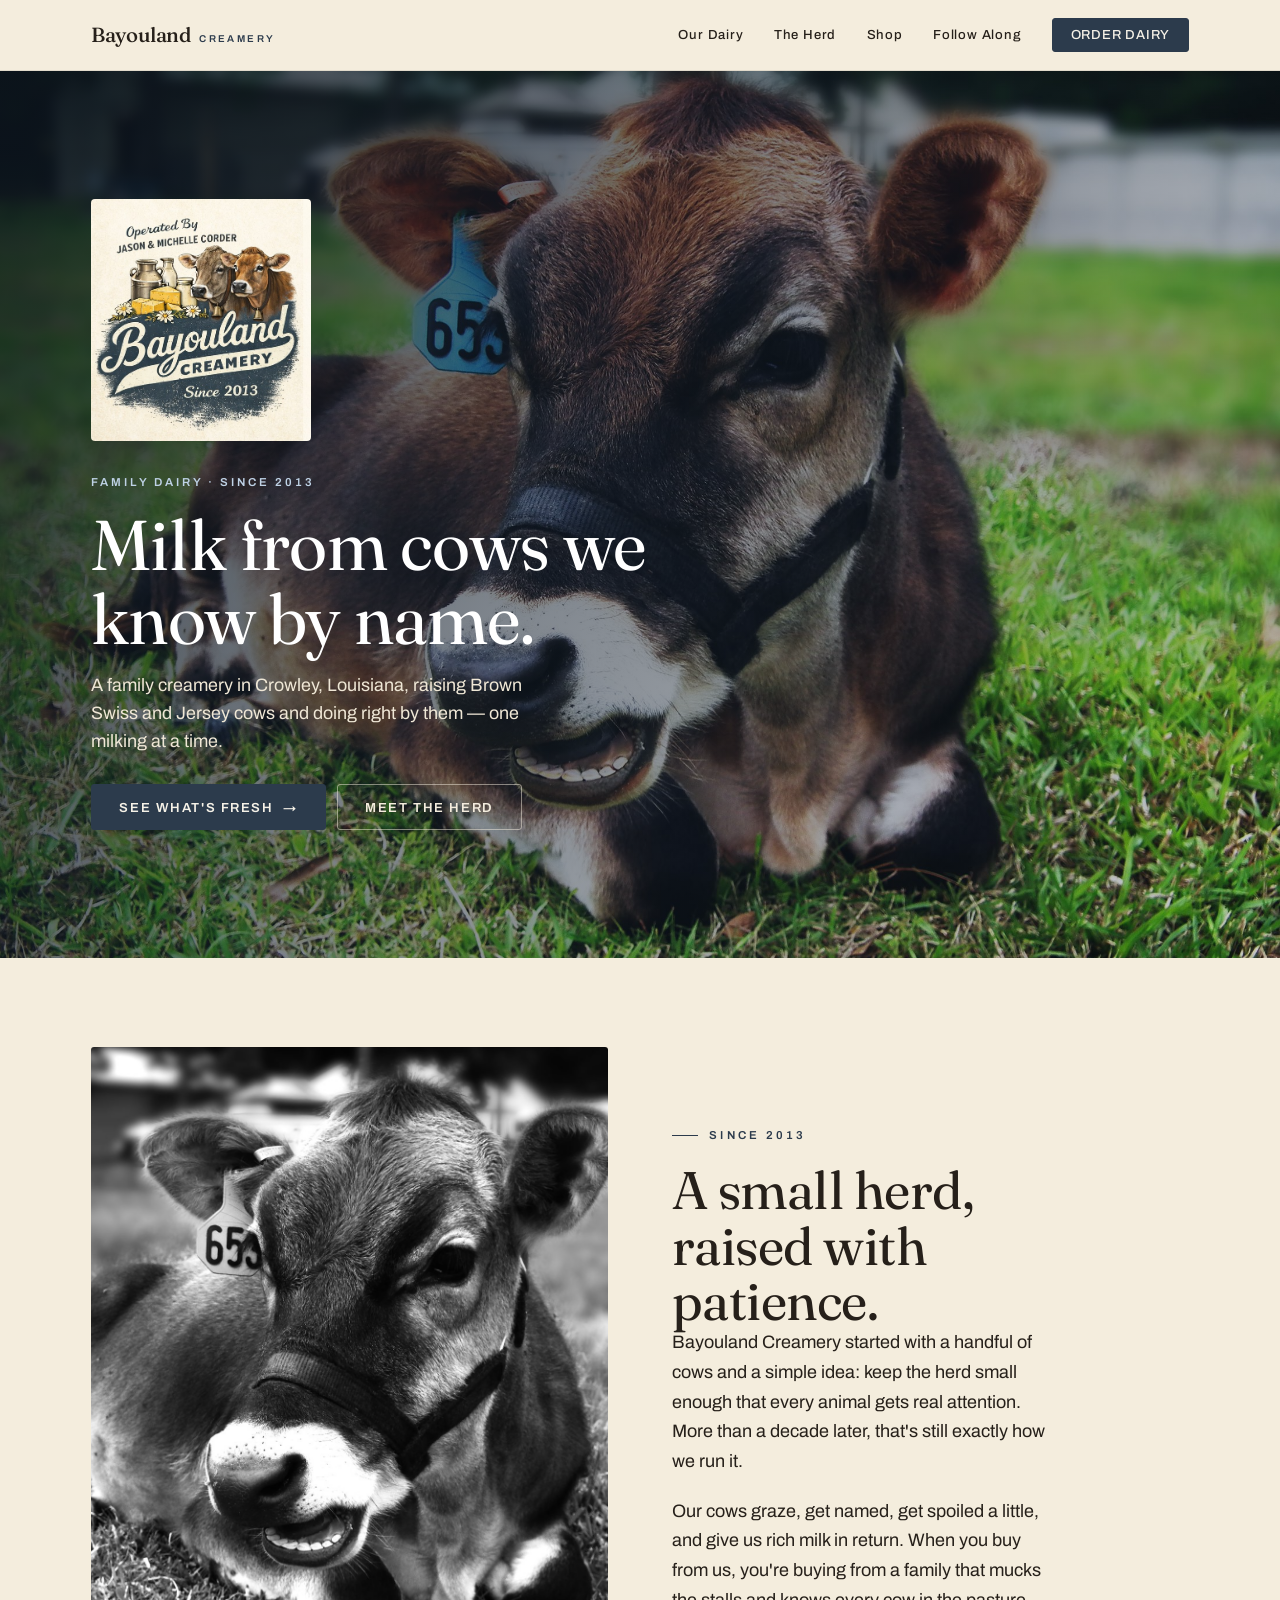
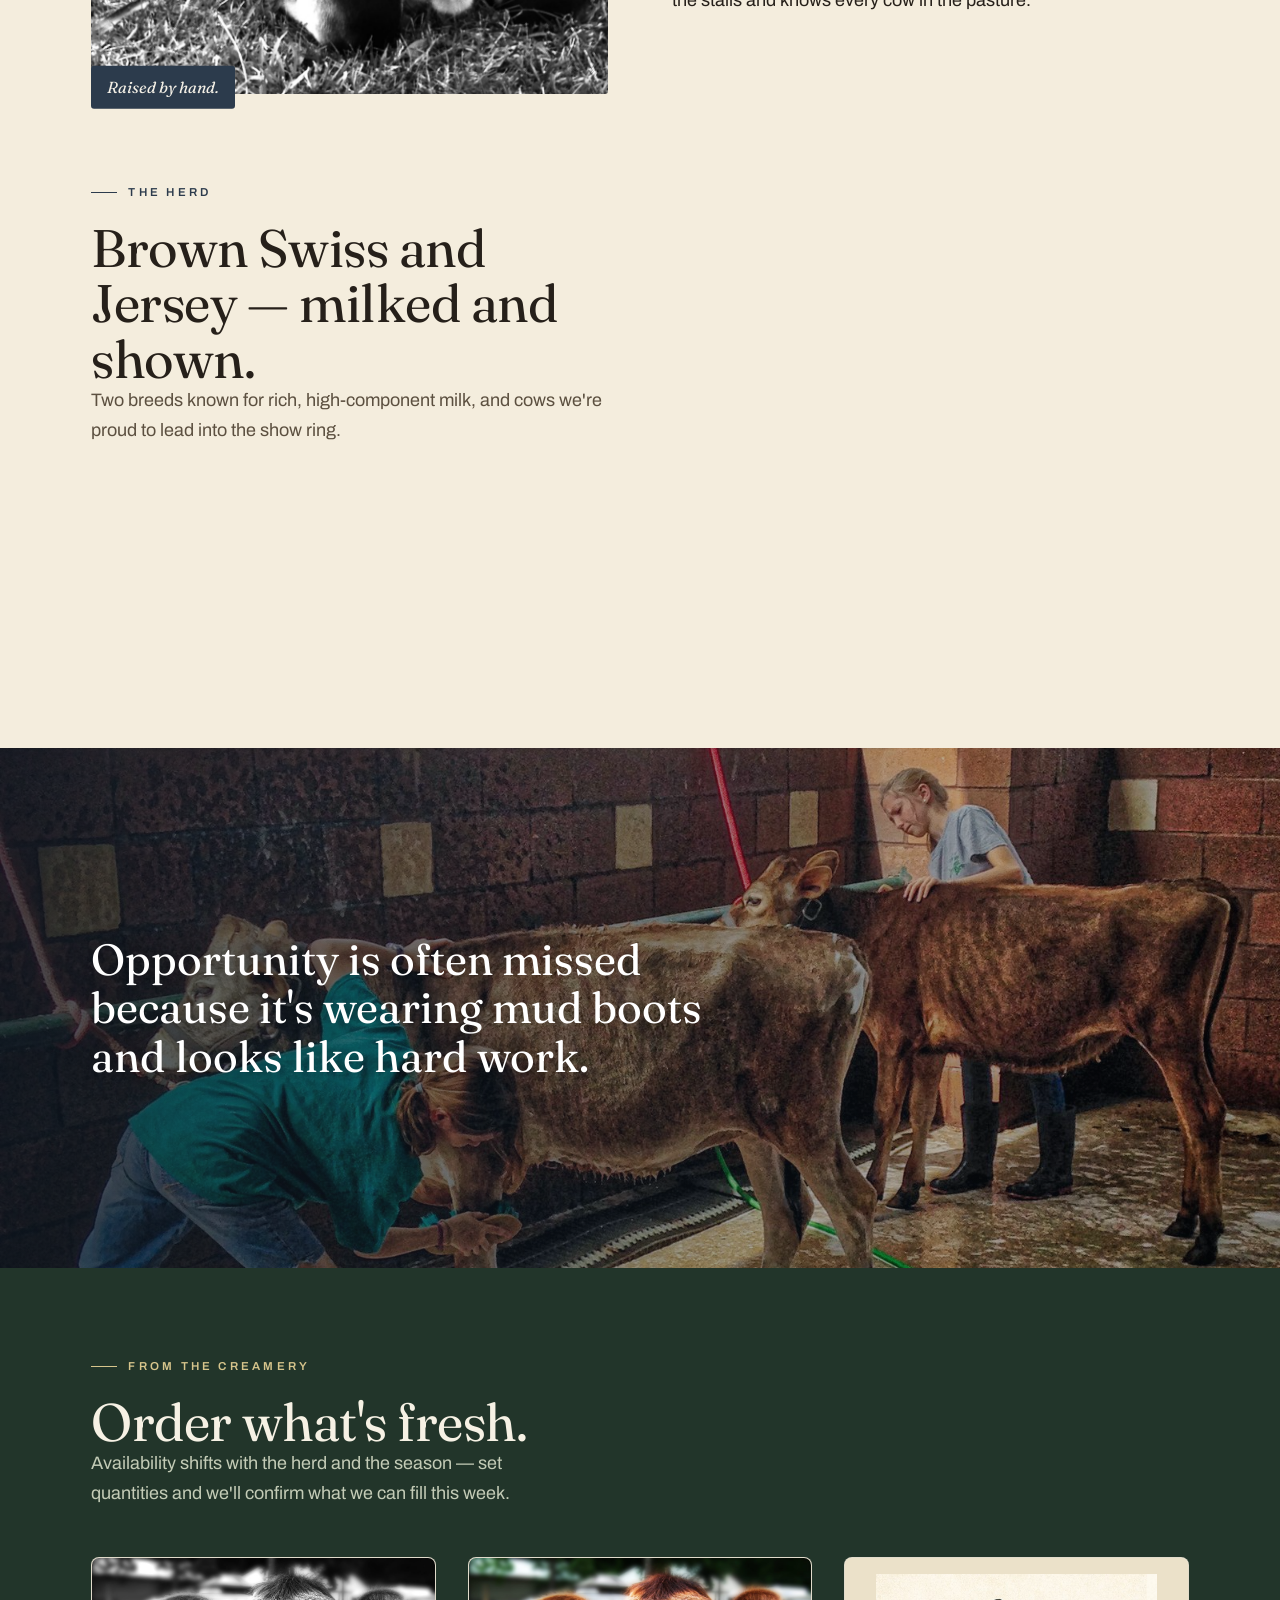
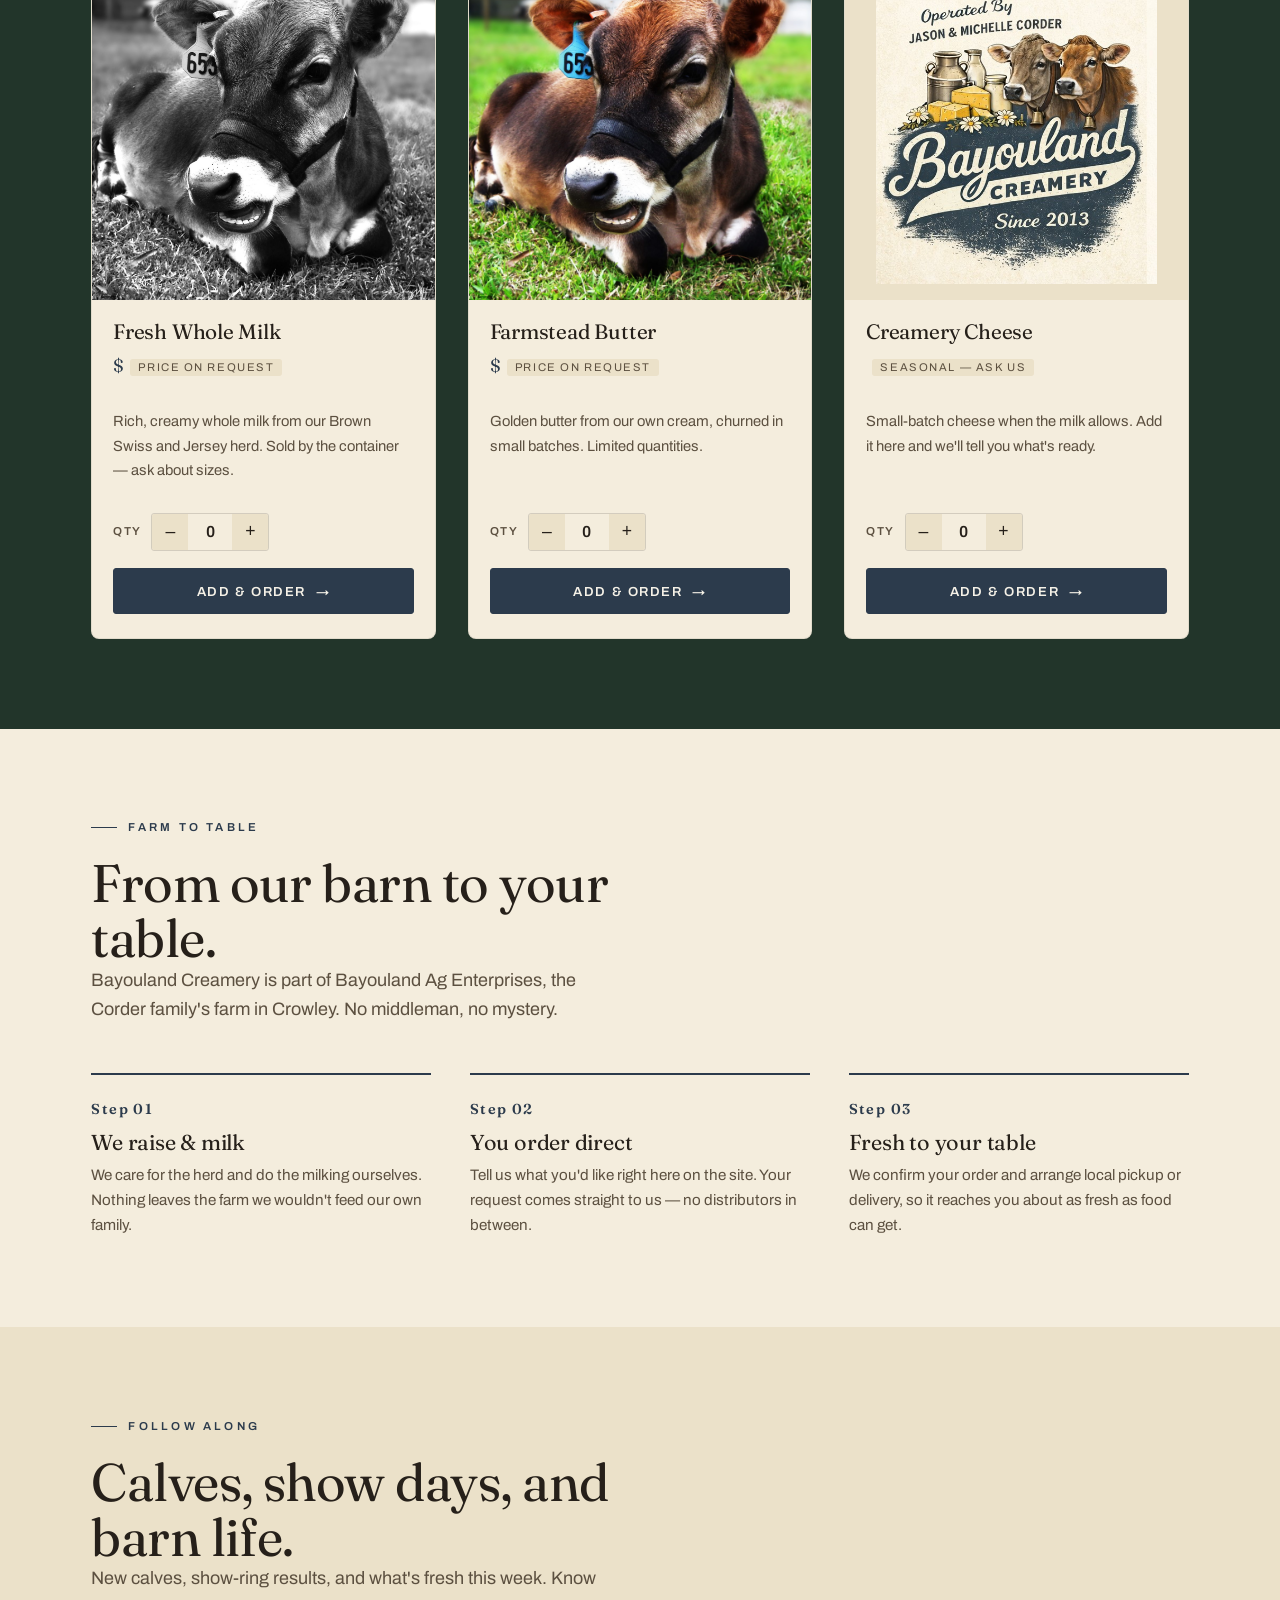
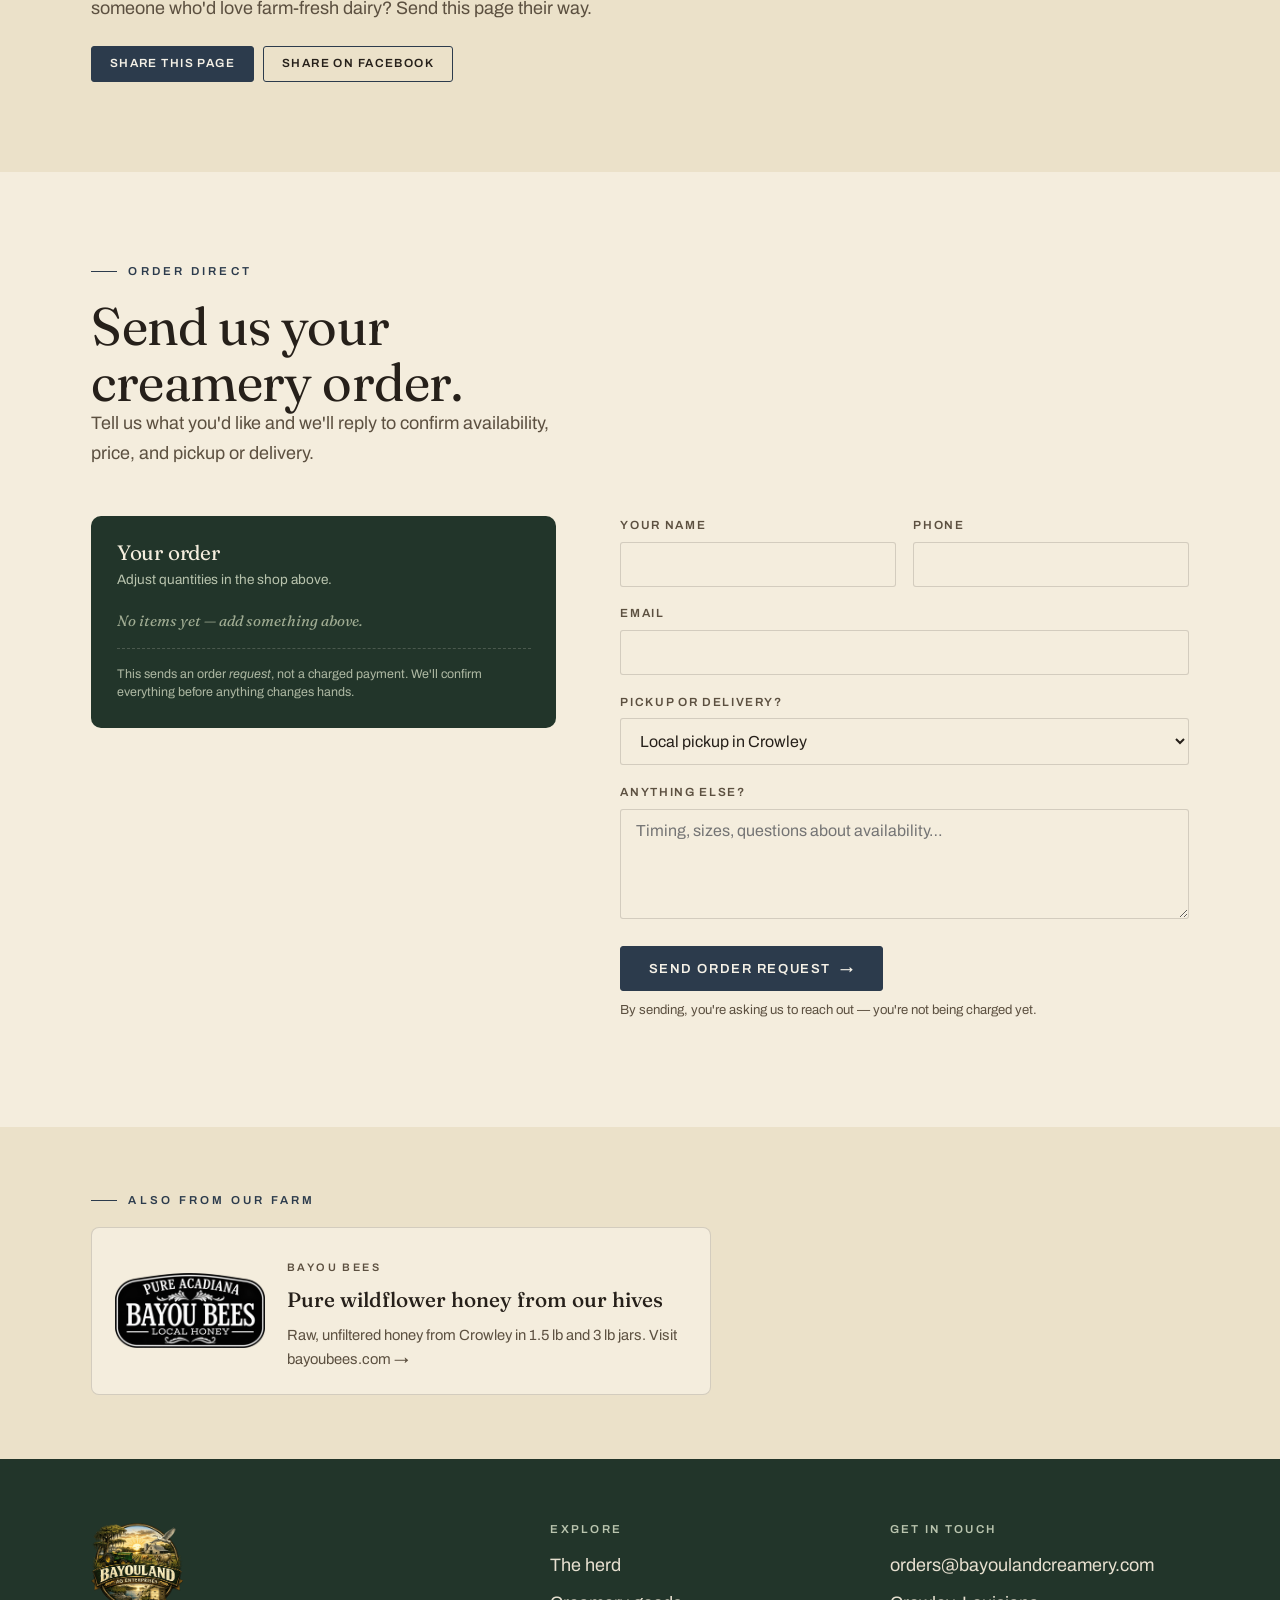
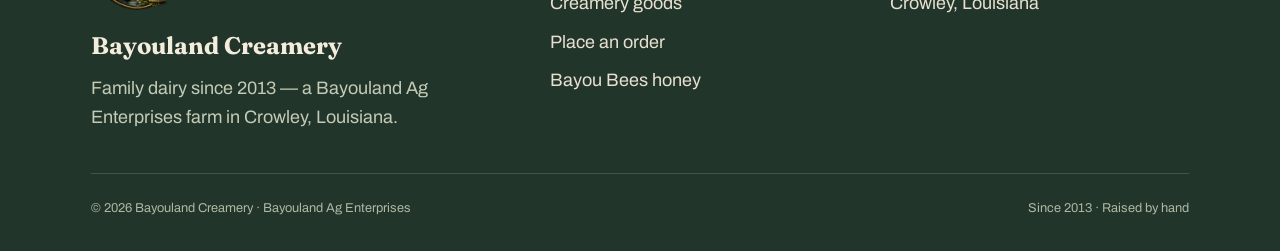
<file: index.html>
<!DOCTYPE html>
<html lang="en">
<head>
<meta charset="UTF-8" />
<meta name="viewport" content="width=device-width, initial-scale=1" />
<title>Bayouland Creamery — Family Dairy Since 2013 · Crowley, LA</title>
<meta name="description" content="Bayouland Creamery: farm-fresh dairy from the Corder family's Brown Swiss and Jersey herd in Crowley, Louisiana. Order direct from the farm." />
<link rel="canonical" href="https://bayoulandcreamery.com/" />
<meta name="theme-color" content="#2C3B4C" />

<!-- Social sharing (Facebook, Instagram DMs, text messages, X, LinkedIn) -->
<meta property="og:type" content="website" />
<meta property="og:site_name" content="Bayouland Creamery" />
<meta property="og:title" content="Bayouland Creamery — Family Dairy Since 2013" />
<meta property="og:description" content="Farm-fresh dairy from a small Brown Swiss and Jersey herd in Crowley, Louisiana. Milk from cows we know by name." />
<meta property="og:url" content="https://bayoulandcreamery.com/" />
<meta property="og:image" content="https://bayoulandcreamery.com/assets/og-image.jpg" />
<meta property="og:image:width" content="1200" />
<meta property="og:image:height" content="630" />
<meta property="og:image:alt" content="Bayouland Creamery logo beside a young calf resting in pasture" />
<meta property="og:locale" content="en_US" />
<meta name="twitter:card" content="summary_large_image" />
<meta name="twitter:title" content="Bayouland Creamery — Family Dairy Since 2013" />
<meta name="twitter:description" content="Farm-fresh dairy from a small Brown Swiss and Jersey herd in Crowley, LA." />
<meta name="twitter:image" content="https://bayoulandcreamery.com/assets/og-image.jpg" />

<link rel="icon" type="image/png" href="assets/favicon-48.png" />
<link rel="apple-touch-icon" href="assets/apple-touch-icon.png" />
<link rel="preconnect" href="https://fonts.googleapis.com" />
<link rel="preconnect" href="https://fonts.gstatic.com" crossorigin />
<link href="https://fonts.googleapis.com/css2?family=Fraunces:ital,opsz,wght@0,9..144,300..600;1,9..144,300..500&family=Archivo:wght@400;500;600;700&display=swap" rel="stylesheet" />
<link rel="stylesheet" href="styles.css" />

<!-- Helps Google show the business in local results -->
<script type="application/ld+json">
{
  "@context": "https://schema.org",
  "@type": "Store",
  "name": "Bayouland Creamery",
  "description": "Farm-fresh dairy from a small Brown Swiss and Jersey herd in Crowley, Louisiana. Since 2013.",
  "url": "https://bayoulandcreamery.com/",
  "logo": "https://bayoulandcreamery.com/assets/logo-creamery.jpg",
  "image": "https://bayoulandcreamery.com/assets/og-image.jpg",
  "email": "orders@bayoulandcreamery.com",
  "foundingDate": "2013",
  "address": { "@type": "PostalAddress", "addressLocality": "Crowley", "addressRegion": "LA", "addressCountry": "US" },
  "parentOrganization": { "@type": "Organization", "name": "Bayouland Ag Enterprises" }
}
</script>
</head>
<body>
<a class="skip" href="#main">Skip to content</a>

<header class="site-head">
  <div class="wrap">
    <a class="brand" href="./"><b>Bayouland</b><span class="tag">Creamery</span></a>
    <button class="nav-toggle" aria-expanded="false" aria-controls="nav">Menu</button>
    <nav class="nav" id="nav" aria-label="Primary">
      <a href="#about">Our Dairy</a>
      <a href="#herd">The Herd</a>
      <a href="#shop">Shop</a>
      <a href="#follow">Follow Along</a>
      <a href="#order" class="btn">Order dairy</a>
    </nav>
  </div>
</header>

<main id="main">

  <!-- HERO -->
  <section class="phero phero--dairy">
    <div class="phero__img"><img src="assets/dairy-calf-color.jpg" alt="A young calf resting in bright green pasture" /></div>
    <div class="phero__scrim"></div>
    <div class="wrap">
      <img class="phero__logo" src="assets/logo-creamery.jpg" alt="Bayouland Creamery — operated by Jason &amp; Michelle Corder, since 2013" />
      <span class="k">Family dairy · Since 2013</span>
      <h1>Milk from cows we know by name.</h1>
      <p class="lead">A family creamery in Crowley, Louisiana, raising Brown Swiss and Jersey cows and doing right by them — one milking at a time.</p>
      <div class="cta-row">
        <a class="btn btn--on-dark" href="#shop">See what's fresh <span class="arw" aria-hidden="true">→</span></a>
        <a class="btn btn--ghost btn--on-dark" href="#herd">Meet the herd</a>
      </div>
    </div>
  </section>

  <!-- ABOUT -->
  <section class="section" id="about">
    <div class="wrap">
      <div class="split">
        <div class="figure figure--tall reveal">
          <img src="assets/dairy-calf-bw.jpg" alt="Black-and-white portrait of one of our calves" />
          <span class="cap">Raised by hand.</span>
        </div>
        <div class="split__body reveal">
          <p class="eyebrow">Since 2013</p>
          <h2 class="h-lg">A small herd, raised with patience.</h2>
          <p>Bayouland Creamery started with a handful of cows and a simple idea: keep the herd small enough that every animal gets real attention. More than a decade later, that's still exactly how we run it.</p>
          <p>Our cows graze, get named, get spoiled a little, and give us rich milk in return. When you buy from us, you're buying from a family that mucks the stalls and knows every cow in the pasture.</p>
        </div>
      </div>
    </div>
  </section>

  <!-- THE HERD -->
  <section class="section" id="herd" style="padding-top:0">
    <div class="wrap">
      <div style="max-width:52ch; margin-bottom:clamp(2rem,4vw,3rem)">
        <p class="eyebrow">The herd</p>
        <h2 class="h-lg">Brown Swiss and Jersey — milked and shown.</h2>
        <p class="muted">Two breeds known for rich, high-component milk, and cows we're proud to lead into the show ring.</p>
      </div>
      <div class="steps">
        <div class="step reveal">
          <span class="num">Brown Swiss</span>
          <h3>Gentle giants</h3>
          <p>Calm, sturdy cows with a long working life — and milk prized by cheesemakers.</p>
        </div>
        <div class="step reveal">
          <span class="num">Jersey</span>
          <h3>Small cow, rich milk</h3>
          <p>Famous for the golden cream that makes Jersey butter and milk so good.</p>
        </div>
        <div class="step reveal">
          <span class="num">Bred with care</span>
          <h3>Chosen for type &amp; udder</h3>
          <p>We breed by artificial insemination, picking bulls for strong type and udder traits — healthier cows that milk well and show well.</p>
        </div>
      </div>
    </div>
  </section>

  <!-- QUOTE BLEED -->
  <section class="bleed tint-dairy">
    <img src="assets/dairy-hardwork.jpg" alt="Young people washing show calves at a wash rack" />
    <div class="overlay">
      <div class="wrap">
        <p class="q">Opportunity is often missed because it's wearing mud boots and looks like hard work.</p>
      </div>
    </div>
  </section>

  <!-- PRODUCTS -->
  <section class="section band" id="shop">
    <div class="wrap">
      <div style="max-width:48ch; margin-bottom:clamp(2rem,4vw,3rem)">
        <p class="eyebrow">From the creamery</p>
        <h2 class="h-lg">Order what's fresh.</h2>
        <p class="muted">Availability shifts with the herd and the season — set quantities and we'll confirm what we can fill this week.</p>
      </div>
      <div class="prod-grid">

        <article class="prod prod--photo reveal">
          <div class="prod__img"><img src="assets/dairy-calf-bw.jpg" alt="Calf portrait" /></div>
          <div class="prod__body">
            <h3>Fresh Whole Milk</h3>
            <p class="price">$<span class="ph">price on request</span></p>
            <p class="desc">Rich, creamy whole milk from our Brown Swiss and Jersey herd. Sold by the container — ask about sizes.</p>
            <div class="qty" data-product="milk" data-name="Fresh Whole Milk" data-unit="container">
              <label>Qty</label>
              <span class="stepper">
                <button type="button" data-act="minus" aria-label="Decrease quantity">–</button>
                <input type="number" value="0" min="0" max="99" aria-label="Milk quantity" />
                <button type="button" data-act="plus" aria-label="Increase quantity">+</button>
              </span>
            </div>
            <a class="btn" href="#order" data-add="milk" style="margin-top:.6rem; justify-content:center">Add &amp; order <span class="arw" aria-hidden="true">→</span></a>
          </div>
        </article>

        <article class="prod prod--photo reveal">
          <div class="prod__img"><img src="assets/dairy-calf-color.jpg" alt="Calf in pasture" /></div>
          <div class="prod__body">
            <h3>Farmstead Butter</h3>
            <p class="price">$<span class="ph">price on request</span></p>
            <p class="desc">Golden butter from our own cream, churned in small batches. Limited quantities.</p>
            <div class="qty" data-product="butter" data-name="Farmstead Butter" data-unit="each">
              <label>Qty</label>
              <span class="stepper">
                <button type="button" data-act="minus" aria-label="Decrease quantity">–</button>
                <input type="number" value="0" min="0" max="99" aria-label="Butter quantity" />
                <button type="button" data-act="plus" aria-label="Increase quantity">+</button>
              </span>
            </div>
            <a class="btn" href="#order" data-add="butter" style="margin-top:.6rem; justify-content:center">Add &amp; order <span class="arw" aria-hidden="true">→</span></a>
          </div>
        </article>

        <article class="prod reveal">
          <div class="prod__img"><img src="assets/logo-creamery.jpg" alt="Bayouland Creamery label with milk cans and cheese" /></div>
          <div class="prod__body">
            <h3>Creamery Cheese</h3>
            <p class="price"><span class="ph">seasonal — ask us</span></p>
            <p class="desc">Small-batch cheese when the milk allows. Add it here and we'll tell you what's ready.</p>
            <div class="qty" data-product="cheese" data-name="Creamery Cheese" data-unit="seasonal">
              <label>Qty</label>
              <span class="stepper">
                <button type="button" data-act="minus" aria-label="Decrease quantity">–</button>
                <input type="number" value="0" min="0" max="99" aria-label="Cheese quantity" />
                <button type="button" data-act="plus" aria-label="Increase quantity">+</button>
              </span>
            </div>
            <a class="btn" href="#order" data-add="cheese" style="margin-top:.6rem; justify-content:center">Add &amp; order <span class="arw" aria-hidden="true">→</span></a>
          </div>
        </article>

      </div>
      <!-- NOTE TO SELF: dairy sales are regulated state by state. Confirm the product list
           and any required labeling meet Louisiana rules before going live. -->
    </div>
  </section>

  <!-- HOW IT WORKS -->
  <section class="section">
    <div class="wrap">
      <div style="max-width:52ch; margin-bottom:clamp(2rem,4vw,3rem)">
        <p class="eyebrow">Farm to table</p>
        <h2 class="h-lg">From our barn to your table.</h2>
        <p class="muted">Bayouland Creamery is part of Bayouland Ag Enterprises, the Corder family's farm in Crowley. No middleman, no mystery.</p>
      </div>
      <div class="steps">
        <div class="step reveal">
          <span class="num">Step 01</span>
          <h3>We raise &amp; milk</h3>
          <p>We care for the herd and do the milking ourselves. Nothing leaves the farm we wouldn't feed our own family.</p>
        </div>
        <div class="step reveal">
          <span class="num">Step 02</span>
          <h3>You order direct</h3>
          <p>Tell us what you'd like right here on the site. Your request comes straight to us — no distributors in between.</p>
        </div>
        <div class="step reveal">
          <span class="num">Step 03</span>
          <h3>Fresh to your table</h3>
          <p>We confirm your order and arrange local pickup or delivery, so it reaches you about as fresh as food can get.</p>
        </div>
      </div>
    </div>
  </section>

  <!-- FOLLOW ALONG -->
  <section class="section order" id="follow">
    <div class="wrap">
      <div class="follow">
        <div>
          <p class="eyebrow">Follow along</p>
          <h2 class="h-lg">Calves, show days, and barn life.</h2>
          <p class="muted">New calves, show-ring results, and what's fresh this week. Know someone who'd love farm-fresh dairy? Send this page their way.</p>
          <div class="share-row">
            <button type="button" class="btn" data-share data-share-title="Bayouland Creamery — Family Dairy" data-share-text="Farm-fresh dairy from a family herd in Crowley, LA — order direct.">Share this page</button>
            <a class="btn btn--ghost" target="_blank" rel="noopener" href="https://www.facebook.com/sharer/sharer.php?u=https%3A%2F%2Fbayoulandcreamery.com%2F">Share on Facebook</a>
          </div>
        </div>
        <!-- Replace YOUR_... with your real page addresses; unset links stay hidden. -->
        <ul class="social" data-social-group>
          <li><a data-social href="https://www.facebook.com/YOUR_FACEBOOK_PAGE" target="_blank" rel="noopener">Facebook <span>Follow →</span></a></li>
          <li><a data-social href="https://www.instagram.com/YOUR_INSTAGRAM" target="_blank" rel="noopener">Instagram <span>Follow →</span></a></li>
          <li><a data-social href="https://www.tiktok.com/@YOUR_TIKTOK" target="_blank" rel="noopener">TikTok <span>Follow →</span></a></li>
        </ul>
      </div>
    </div>
  </section>

  <!-- ORDER -->
  <section class="section" id="order">
    <div class="wrap">
      <div style="max-width:48ch; margin-bottom:clamp(2rem,4vw,3rem)">
        <p class="eyebrow">Order direct</p>
        <h2 class="h-lg">Send us your creamery order.</h2>
        <p class="muted">Tell us what you'd like and we'll reply to confirm availability, price, and pickup or delivery.</p>
      </div>

      <div class="order__grid">
        <aside class="summary" aria-label="Your order">
          <h3>Your order</h3>
          <p class="sub">Adjust quantities in the shop above.</p>
          <ul id="summary-list"><li class="empty">No items yet — add something above.</li></ul>
          <p class="note">This sends an order <em>request</em>, not a charged payment. We'll confirm everything before anything changes hands.</p>
        </aside>

        <form id="order-form"
              data-endpoint="https://formspree.io/f/YOUR_FORM_ID"
              data-fallback-email="orders@bayoulandcreamery.com"
              method="POST" novalidate>
          <input type="hidden" name="_subject" value="New Bayouland Creamery order" />
          <input type="hidden" name="order_items" id="order-items" value="" />
          <input type="hidden" name="farm" value="Bayouland Creamery (dairy)" />
          <input type="text" name="_gotcha" tabindex="-1" autocomplete="off" style="position:absolute;left:-9999px" aria-hidden="true" />

          <div class="field-row">
            <div class="field">
              <label for="name">Your name</label>
              <input id="name" name="name" type="text" required autocomplete="name" />
            </div>
            <div class="field">
              <label for="phone">Phone</label>
              <input id="phone" name="phone" type="tel" autocomplete="tel" />
            </div>
          </div>
          <div class="field">
            <label for="email">Email</label>
            <input id="email" name="email" type="email" required autocomplete="email" />
          </div>
          <div class="field">
            <label for="fulfillment">Pickup or delivery?</label>
            <select id="fulfillment" name="fulfillment">
              <option>Local pickup in Crowley</option>
              <option>Local delivery (if available)</option>
              <option>Not sure — let's talk</option>
            </select>
          </div>
          <div class="field">
            <label for="notes">Anything else?</label>
            <textarea id="notes" name="notes" placeholder="Timing, sizes, questions about availability…"></textarea>
          </div>
          <button class="btn" type="submit">Send order request <span class="arw" aria-hidden="true">→</span></button>
          <p class="form-note">By sending, you're asking us to reach out — you're not being charged yet.</p>
          <p class="form-status" id="form-status" role="status" aria-live="polite"></p>
        </form>
      </div>
    </div>
  </section>

  <!-- SISTER BRAND -->
  <section class="section section--tight order">
    <div class="wrap">
      <p class="eyebrow">Also from our farm</p>
      <a class="sister" href="https://bayoubees.com">
        <img src="assets/sister-bees.png" alt="Bayou Bees — Pure Acadiana Local Honey" style="width:150px; height:auto; object-fit:contain; border-radius:0" />
        <div>
          <small>Bayou Bees</small>
          <b>Pure wildflower honey from our hives</b>
          <p>Raw, unfiltered honey from Crowley in 1.5 lb and 3 lb jars. Visit bayoubees.com →</p>
        </div>
      </a>
    </div>
  </section>

</main>

<footer class="site-foot">
  <div class="wrap">
    <div class="foot-grid">
      <div class="fbrand">
        <img class="fbrand__logo" src="assets/logo-bayouland-sm.png" alt="Bayouland Ag Enterprises" />
        <b>Bayouland Creamery</b>
        <p style="color:#C3CBB6; max-width:34ch">Family dairy since 2013 — a Bayouland Ag Enterprises farm in Crowley, Louisiana.</p>
      </div>
      <div>
        <h4>Explore</h4>
        <ul>
          <li><a href="#herd">The herd</a></li>
          <li><a href="#shop">Creamery goods</a></li>
          <li><a href="#order">Place an order</a></li>
          <li><a href="https://bayoubees.com">Bayou Bees honey</a></li>
        </ul>
      </div>
      <div>
        <h4>Get in touch</h4>
        <ul>
          <li><a href="mailto:orders@bayoulandcreamery.com">orders@bayoulandcreamery.com</a></li>
          <li>Crowley, Louisiana</li>
          <li><a data-social href="https://www.facebook.com/YOUR_FACEBOOK_PAGE" target="_blank" rel="noopener">Facebook</a></li>
          <li><a data-social href="https://www.instagram.com/YOUR_INSTAGRAM" target="_blank" rel="noopener">Instagram</a></li>
        </ul>
      </div>
    </div>
    <div class="foot-bottom">
      <span>© <span id="year">2026</span> Bayouland Creamery · Bayouland Ag Enterprises</span>
      <span>Since 2013 · Raised by hand</span>
    </div>
  </div>
</footer>

<script src="site.js"></script>
</body>
</html>
</file>
<file: styles.css>
/* =========================================================================
   BAYOULAND CREAMERY — design system (shared lineage with Bayou Bees)
   Grounded in the farm: rice-cream paper, deep bayou-cypress green anchor,
   and two brand accents pulled from the labels (honey amber / creamery navy).
   The accent color always tells you which branch you're in.
   ========================================================================= */

:root{
  /* palette */
  --paper:      #F4EDDD;   /* warm rice cream */
  --paper-2:    #EBE1C9;   /* deeper cream for alternating sections/cards */
  --ink:        #26201A;   /* warm near-black text */
  --ink-soft:   #5C5040;   /* muted brown for secondary text */
  --bayou:      #22352A;   /* deep cypress green — anchor, footers, dark bands */
  --bayou-2:    #2F4636;
  --honey:      #B26A0E;   /* deep amber, from the jar */
  --honey-lit:  #D98A1E;
  --creamery:   #2C3B4C;   /* slate navy, from the creamery logo */
  --creamery-lit:#3E566B;
  --line:       rgba(38,32,26,.16);
  --line-soft:  rgba(38,32,26,.09);

  /* brand accent */
  --accent:     var(--creamery);
  --accent-lit: var(--creamery-lit);
  --on-accent:  #F5F1E7;

  /* type */
  --display: "Fraunces", Georgia, "Times New Roman", serif;
  --body:    "Archivo", "Helvetica Neue", Arial, sans-serif;

  --maxw: 1200px;
  --gutter: clamp(1.25rem, 4vw, 3.5rem);
  --radius: 3px;
}


/* ---------- reset / base ---------- */
*,*::before,*::after{ box-sizing:border-box; }
html{ scroll-behavior:smooth; -webkit-text-size-adjust:100%; }
@media (prefers-reduced-motion: reduce){ html{ scroll-behavior:auto; } }
body{
  margin:0;
  background:var(--paper);
  color:var(--ink);
  font-family:var(--body);
  font-size:clamp(1rem,.55vw + .9rem,1.125rem);
  line-height:1.65;
  font-weight:400;
  -webkit-font-smoothing:antialiased;
  text-rendering:optimizeLegibility;
}
img{ max-width:100%; display:block; }
a{ color:inherit; }
h1,h2,h3,h4{
  font-family:var(--display);
  font-weight:400;
  font-optical-sizing:auto;
  line-height:1.05;
  letter-spacing:-.01em;
  margin:0;
}
p{ margin:0 0 1.1em; }
p:last-child{ margin-bottom:0; }

/* ---------- shared layout ---------- */
.wrap{ max-width:var(--maxw); margin-inline:auto; padding-inline:var(--gutter); }
.section{ padding-block:clamp(3.5rem,7vw,6.5rem); }
.section--tight{ padding-block:clamp(2.5rem,5vw,4rem); }

.eyebrow{
  font-family:var(--body);
  font-size:.72rem;
  font-weight:600;
  letter-spacing:.28em;
  text-transform:uppercase;
  color:var(--accent);
  margin:0 0 1.1rem;
  display:flex; align-items:center; gap:.7rem;
}
.eyebrow::before{
  content:""; width:26px; height:1px; background:var(--accent); display:inline-block;
}
.eyebrow.is-centered{ justify-content:center; }

.h-xl{ font-size:clamp(2.4rem,6vw,4.6rem); }
.h-lg{ font-size:clamp(2rem,4.4vw,3.3rem); }
.h-md{ font-size:clamp(1.5rem,2.6vw,2.1rem); }
.lead{ font-size:clamp(1.12rem,1.4vw,1.35rem); color:var(--ink-soft); line-height:1.55; }
.muted{ color:var(--ink-soft); }

/* ---------- buttons ---------- */
.btn{
  --b: var(--accent);
  display:inline-flex; align-items:center; gap:.6rem;
  font-family:var(--body); font-weight:600; font-size:.82rem;
  letter-spacing:.12em; text-transform:uppercase; text-decoration:none;
  padding:.95rem 1.7rem; border-radius:var(--radius);
  border:1.5px solid var(--b); background:var(--b); color:var(--on-accent);
  cursor:pointer; transition:transform .18s ease, background .18s ease, color .18s ease, box-shadow .18s ease;
  line-height:1;
}
.btn:hover{ background:var(--accent-lit); border-color:var(--accent-lit); transform:translateY(-2px); box-shadow:0 10px 24px -12px rgba(0,0,0,.5); }
.btn--ghost{ background:transparent; color:var(--ink); }
.btn--ghost:hover{ background:var(--ink); color:var(--paper); border-color:var(--ink); }
.btn--on-dark{ color:var(--on-accent); }
.btn--on-dark.btn--ghost{ color:#f3ecdd; border-color:rgba(243,236,221,.5); }
.btn--on-dark.btn--ghost:hover{ background:#f3ecdd; color:var(--bayou); border-color:#f3ecdd; }
.btn .arw{ transition:transform .18s ease; }
.btn:hover .arw{ transform:translateX(3px); }

/* ---------- header ---------- */
.site-head{
  position:sticky; top:0; z-index:60;
  background:color-mix(in srgb, var(--paper) 88%, transparent);
  backdrop-filter:saturate(1.2) blur(8px);
  border-bottom:1px solid var(--line-soft);
  transition:padding .25s ease, background .25s ease;
}
.site-head .wrap{ display:flex; align-items:center; justify-content:space-between; gap:1.5rem; padding-block:1.1rem; transition:padding .25s ease; }
.site-head.shrink .wrap{ padding-block:.6rem; }
.brand{ text-decoration:none; display:flex; align-items:baseline; gap:.55rem; color:var(--ink); }
.brand b{ font-family:var(--display); font-weight:500; font-size:1.28rem; letter-spacing:-.02em; }
.brand .tag{ font-size:.62rem; letter-spacing:.24em; text-transform:uppercase; color:var(--accent); font-weight:600; }
.nav{ display:flex; align-items:center; gap:1.9rem; }
.nav a{ text-decoration:none; font-size:.82rem; letter-spacing:.06em; color:var(--ink); font-weight:500; position:relative; padding-block:.3rem; }
.nav a::after{ content:""; position:absolute; left:0; bottom:0; height:1.5px; width:0; background:var(--accent); transition:width .22s ease; }
.nav a:hover::after, .nav a[aria-current="page"]::after{ width:100%; }
.nav .btn{ padding:.6rem 1.1rem; }
.nav-toggle{ display:none; background:none; border:1px solid var(--line); border-radius:var(--radius); padding:.5rem .7rem; cursor:pointer; font-size:.9rem; color:var(--ink); }

@media (max-width: 860px){
  .nav-toggle{ display:inline-flex; align-items:center; gap:.4rem; }
  .nav{
    position:absolute; top:100%; right:var(--gutter); left:var(--gutter);
    flex-direction:column; align-items:stretch; gap:.2rem;
    background:var(--paper); border:1px solid var(--line); border-radius:6px;
    padding:.6rem; box-shadow:0 24px 48px -20px rgba(0,0,0,.4);
    display:none;
  }
  .nav.open{ display:flex; }
  .nav a{ padding:.7rem .6rem; border-radius:4px; }
  .nav a:hover{ background:var(--paper-2); }
  .nav a::after{ display:none; }
  .nav .btn{ margin-top:.3rem; justify-content:center; }
}

/* ---------- generic media/editorial rows ---------- */
.split{ display:grid; grid-template-columns:1fr 1fr; gap:clamp(2rem,5vw,4.5rem); align-items:center; }
.split.reverse .split__media{ order:2; }
.split__body{ max-width:38ch; }
@media (max-width: 820px){
  .split{ grid-template-columns:1fr; gap:2rem; }
  .split.reverse .split__media{ order:0; }
  .split__body{ max-width:none; }
}
.figure{ position:relative; }
.figure img{ width:100%; height:100%; object-fit:cover; border-radius:var(--radius); }
.figure--tall img{ aspect-ratio:4/5; }
.figure--wide img{ aspect-ratio:3/2; }
.figure .cap{
  position:absolute; left:0; bottom:0; transform:translateY(35%);
  background:var(--accent); color:var(--on-accent);
  font-family:var(--display); font-style:italic; font-size:1rem;
  padding:.5rem 1rem; border-radius:var(--radius);
}

/* ---------- reveal animation ---------- */
.reveal{ opacity:0; transform:translateY(18px); transition:opacity .7s ease, transform .7s ease; }
.reveal.in{ opacity:1; transform:none; }
@media (prefers-reduced-motion: reduce){ .reveal{ opacity:1; transform:none; transition:none; } }

/* ---------- footer ---------- */
.site-foot{ background:var(--bayou); color:#E7E0D0; padding-block:clamp(3rem,5vw,4.5rem) 2rem; }
.site-foot a{ color:#E7E0D0; text-decoration:none; }
.site-foot .foot-grid{ display:grid; grid-template-columns:1.4fr 1fr 1fr; gap:2.5rem; }
.site-foot h4{ font-family:var(--body); font-weight:600; font-size:.72rem; letter-spacing:.2em; text-transform:uppercase; color:#B9C4AE; margin-bottom:1rem; }
.fbrand__logo{ display:block; width:92px; height:auto; margin-bottom:1rem; }
.site-foot .fbrand b{ font-family:var(--display); font-size:1.5rem; color:#F4EDDD; display:block; margin-bottom:.5rem; }
.site-foot ul{ list-style:none; margin:0; padding:0; display:grid; gap:.55rem; }
.site-foot li a:hover{ color:#fff; text-decoration:underline; text-underline-offset:3px; }
.foot-bottom{ margin-top:2.5rem; padding-top:1.5rem; border-top:1px solid rgba(231,224,208,.18); display:flex; flex-wrap:wrap; gap:.6rem 1.5rem; justify-content:space-between; font-size:.8rem; color:#AEB8A3; }
@media (max-width: 720px){ .site-foot .foot-grid{ grid-template-columns:1fr; gap:2rem; } }


/* process (a real sequence → numbered is justified) */
.steps{ display:grid; grid-template-columns:repeat(3,1fr); gap:clamp(1.2rem,3vw,2.4rem); counter-reset:step; }
.step{ border-top:2px solid var(--accent); padding-top:1.2rem; }
.step .num{ font-family:var(--display); font-size:.9rem; color:var(--accent); font-weight:600; letter-spacing:.1em; }
.step h3{ font-size:1.35rem; margin:.5rem 0 .5rem; }
.step p{ color:var(--ink-soft); font-size:.95rem; }
@media (max-width: 720px){ .steps{ grid-template-columns:1fr; gap:1.6rem; } }

/* dark band (bayou green) */
.band{ background:var(--bayou); color:#F1ECDD; }
.band .eyebrow{ color:#D7C58C; }
.band .eyebrow::before{ background:#D7C58C; }
.band .muted{ color:#C3CBB6; }
.band .h-lg,.band h2,.band h3{ color:#F6F1E4; }

/* =========================================================================
   PRODUCTS + ORDER
   ========================================================================= */
.prod-grid{ display:grid; grid-template-columns:repeat(auto-fit,minmax(260px,1fr)); gap:clamp(1.2rem,3vw,2rem); }
.prod{
  background:var(--paper); border:1px solid var(--line-soft); border-radius:8px; overflow:hidden;
  display:flex; flex-direction:column; transition:transform .2s ease, box-shadow .2s ease;
}
.prod:hover{ transform:translateY(-4px); box-shadow:0 22px 44px -26px rgba(0,0,0,.4); }
.prod__img{ aspect-ratio:1/1; background:var(--paper-2); overflow:hidden; }
.prod__img img{ width:100%; height:100%; object-fit:contain; padding:1rem; }
.prod--photo .prod__img img{ object-fit:cover; padding:0; }
.prod__body{ padding:1.3rem 1.3rem 1.5rem; display:flex; flex-direction:column; gap:.5rem; flex:1; }
.prod h3{ font-size:1.3rem; }
.prod .price{ font-family:var(--display); color:var(--accent); font-size:1.15rem; }
.prod .price .ph{ font-family:var(--body); font-size:.7rem; letter-spacing:.14em; text-transform:uppercase; color:var(--ink-soft); background:var(--paper-2); padding:.15rem .5rem; border-radius:3px; margin-left:.4rem; vertical-align:middle; }
.prod .desc{ color:var(--ink-soft); font-size:.92rem; flex:1; }
.qty{ display:flex; align-items:center; gap:.6rem; margin-top:.4rem; }
.qty label{ font-size:.72rem; letter-spacing:.14em; text-transform:uppercase; color:var(--ink-soft); font-weight:600; }
.qty .stepper{ display:inline-flex; align-items:center; border:1px solid var(--line); border-radius:var(--radius); overflow:hidden; }
.qty button{ width:36px; height:36px; border:none; background:var(--paper-2); font-size:1.1rem; cursor:pointer; color:var(--ink); line-height:1; }
.qty button:hover{ background:var(--accent); color:var(--on-accent); }
.qty input{ width:44px; height:36px; border:none; text-align:center; font-family:var(--body); font-size:1rem; font-weight:600; background:var(--paper); color:var(--ink); -moz-appearance:textfield; }
.qty input::-webkit-outer-spin-button,.qty input::-webkit-inner-spin-button{ -webkit-appearance:none; margin:0; }

/* order form */
.order{ background:var(--paper-2); }
.order__grid{ display:grid; grid-template-columns:.9fr 1.1fr; gap:clamp(2rem,5vw,4rem); align-items:start; }
@media (max-width: 860px){ .order__grid{ grid-template-columns:1fr; } }
.summary{ background:var(--bayou); color:#EFE9D9; border-radius:10px; padding:1.6rem; position:sticky; top:90px; }
.summary h3{ color:#F4EDDD; font-size:1.3rem; margin-bottom:.3rem; }
.summary .sub{ color:#B9C4AE; font-size:.85rem; margin-bottom:1.1rem; }
.summary ul{ list-style:none; margin:0 0 1rem; padding:0; display:grid; gap:.5rem; min-height:2.5rem; }
.summary li{ display:flex; justify-content:space-between; gap:1rem; font-size:.94rem; border-bottom:1px dashed rgba(239,233,217,.2); padding-bottom:.5rem; }
.summary li .x{ cursor:pointer; opacity:.6; }
.summary li .x:hover{ opacity:1; color:#E7B24A; }
.summary .empty{ color:#9FAB92; font-style:italic; font-family:var(--display); }
.summary .note{ font-size:.78rem; color:#AEB8A3; margin-top:1rem; line-height:1.5; }
.field{ margin-bottom:1.1rem; }
.field label{ display:block; font-size:.74rem; letter-spacing:.14em; text-transform:uppercase; font-weight:600; color:var(--ink-soft); margin-bottom:.4rem; }
.field input,.field textarea,.field select{
  width:100%; font-family:var(--body); font-size:1rem; color:var(--ink);
  background:var(--paper); border:1px solid var(--line); border-radius:var(--radius);
  padding:.8rem .9rem; transition:border-color .18s ease, box-shadow .18s ease;
}
.field input:focus,.field textarea:focus,.field select:focus{
  outline:none; border-color:var(--accent); box-shadow:0 0 0 3px color-mix(in srgb,var(--accent) 22%, transparent);
}
.field textarea{ min-height:110px; resize:vertical; }
.field-row{ display:grid; grid-template-columns:1fr 1fr; gap:1.1rem; }
@media (max-width:520px){ .field-row{ grid-template-columns:1fr; } }
.form-note{ font-size:.82rem; color:var(--ink-soft); margin-top:.5rem; }
.form-status{ margin-top:1rem; font-size:.92rem; font-weight:600; }
.form-status.ok{ color:#2E7D32; }
.form-status.err{ color:#B23A1E; }

/* editorial strip (uses-for-honey etc.) */
.strip{ display:grid; grid-template-columns:repeat(auto-fit,minmax(220px,1fr)); gap:1.5rem; }
.strip figure{ margin:0; }
.strip img{ border-radius:6px; aspect-ratio:3/2; object-fit:cover; width:100%; }
.strip figcaption{ margin-top:.7rem; font-size:.92rem; color:var(--ink-soft); }
.strip figcaption b{ font-family:var(--display); font-weight:500; color:var(--ink); font-size:1.05rem; display:block; margin-bottom:.2rem; }

/* full-bleed image break */
.bleed{ position:relative; height:clamp(300px,44vw,520px); overflow:hidden; }
.bleed img{ width:100%; height:100%; object-fit:cover; }
.bleed .overlay{ position:absolute; inset:0; display:flex; align-items:center; }
.bleed .overlay .wrap{ width:100%; }
.bleed .q{ max-width:24ch; color:#fff; font-family:var(--display); font-size:clamp(1.6rem,3.4vw,2.8rem); line-height:1.12; text-shadow:0 2px 24px rgba(0,0,0,.5); }
.bleed.tint-honey::after{ content:""; position:absolute; inset:0; background:linear-gradient(90deg,rgba(40,24,4,.72),rgba(40,24,4,.2)); }
.bleed.tint-dairy::after{ content:""; position:absolute; inset:0; background:linear-gradient(90deg,rgba(16,26,38,.74),rgba(16,26,38,.15)); }
.bleed .overlay{ z-index:2; }

/* page hero (sub pages) */
.phero{ position:relative; overflow:hidden; }
.phero__img{ position:absolute; inset:0; }
.phero__img img{ width:100%; height:100%; object-fit:cover; }
.phero__scrim{ position:absolute; inset:0; }
.phero--honey .phero__scrim{ background:linear-gradient(120deg,rgba(28,16,2,.86) 0%,rgba(44,26,4,.55) 45%,rgba(60,36,6,.25) 100%); }
.phero--dairy .phero__scrim{ background:linear-gradient(120deg,rgba(12,20,30,.88) 0%,rgba(20,32,46,.55) 45%,rgba(26,40,56,.22) 100%); }
.phero .wrap{ position:relative; z-index:2; padding-block:clamp(4.5rem,12vw,8rem); }
.phero__logo{ width:clamp(140px,20vw,220px); margin-bottom:1.6rem; border-radius:4px; }
.phero h1{ color:#fff; font-size:clamp(2.4rem,6vw,4.4rem); max-width:16ch; }
.phero .k{ color:#F0D9A6; font-size:.72rem; letter-spacing:.26em; text-transform:uppercase; font-weight:600; margin-bottom:1rem; display:inline-flex; gap:.6rem; align-items:center; }
.phero--dairy .k{ color:#BFD2E6; }
.phero p.lead{ color:#EFE7D6; max-width:44ch; margin-top:1rem; }
.phero .cta-row{ margin-top:1.8rem; display:flex; gap:.7rem; flex-wrap:wrap; }

/* pill facts */
.facts{ display:flex; flex-wrap:wrap; gap:1.4rem 2.6rem; }
.fact{ display:flex; flex-direction:column; }
.fact b{ font-family:var(--display); font-size:clamp(1.8rem,3vw,2.6rem); color:var(--accent); line-height:1; }
.fact span{ font-size:.78rem; letter-spacing:.12em; text-transform:uppercase; color:var(--ink-soft); margin-top:.4rem; }

/* skip link */
.skip{ position:absolute; left:-9999px; top:0; background:var(--ink); color:var(--paper); padding:.6rem 1rem; z-index:200; border-radius:0 0 4px 0; }
.skip:focus{ left:0; }

/* =========================================================================
   ADDITIONS — standalone brand site
   ========================================================================= */

/* follow along (social) */
.follow{ display:grid; grid-template-columns:1.1fr 1fr; gap:clamp(2rem,5vw,4rem); align-items:center; }
@media (max-width: 820px){ .follow{ grid-template-columns:1fr; } }
.social{ list-style:none; margin:0; padding:0; display:grid; gap:.8rem; }
.social a{
  display:flex; align-items:center; justify-content:space-between; gap:1rem;
  text-decoration:none; padding:1rem 1.2rem; border:1px solid var(--line); border-radius:6px;
  background:var(--paper); font-weight:600; transition:border-color .18s ease, transform .18s ease;
}
.social a:hover{ border-color:var(--accent); transform:translateX(4px); }
.social a span{ color:var(--accent); font-size:.8rem; letter-spacing:.1em; text-transform:uppercase; }
.share-row{ display:flex; flex-wrap:wrap; gap:.6rem; margin-top:1.4rem; }
.share-row .btn{ padding:.7rem 1.1rem; font-size:.74rem; }

/* sister-brand card */
.sister{
  display:flex; align-items:center; gap:1.4rem; text-decoration:none;
  padding:1.4rem; border:1px solid var(--line); border-radius:8px; background:var(--paper);
  transition:transform .2s ease, box-shadow .2s ease; max-width:620px;
}
.sister:hover{ transform:translateY(-3px); box-shadow:0 22px 44px -26px rgba(0,0,0,.4); }
.sister img{ width:88px; height:88px; object-fit:cover; border-radius:6px; flex:none; }
.sister b{ font-family:var(--display); font-weight:500; font-size:1.3rem; display:block; margin:.2rem 0 .3rem; }
.sister small{ font-size:.68rem; letter-spacing:.22em; text-transform:uppercase; color:var(--ink-soft); font-weight:600; }
.sister p{ font-size:.92rem; color:var(--ink-soft); margin:0; }

/* 404 */
.notfound{ min-height:70vh; display:grid; place-items:center; text-align:center; }
.nav a.btn{ color:var(--on-accent); }
.band .prod h3{ color:var(--ink); }
.brand b{ white-space:nowrap; }
@media (max-width: 520px){ .brand .tag{ display:none; } }
.summary li .amt{ margin-left:auto; padding-right:.8rem; font-variant-numeric:tabular-nums; white-space:nowrap; }
.summary li.total{ font-weight:700; border-bottom:0; border-top:1px solid rgba(239,233,217,.35); margin-top:.3rem; padding-top:.7rem; }
</file>
